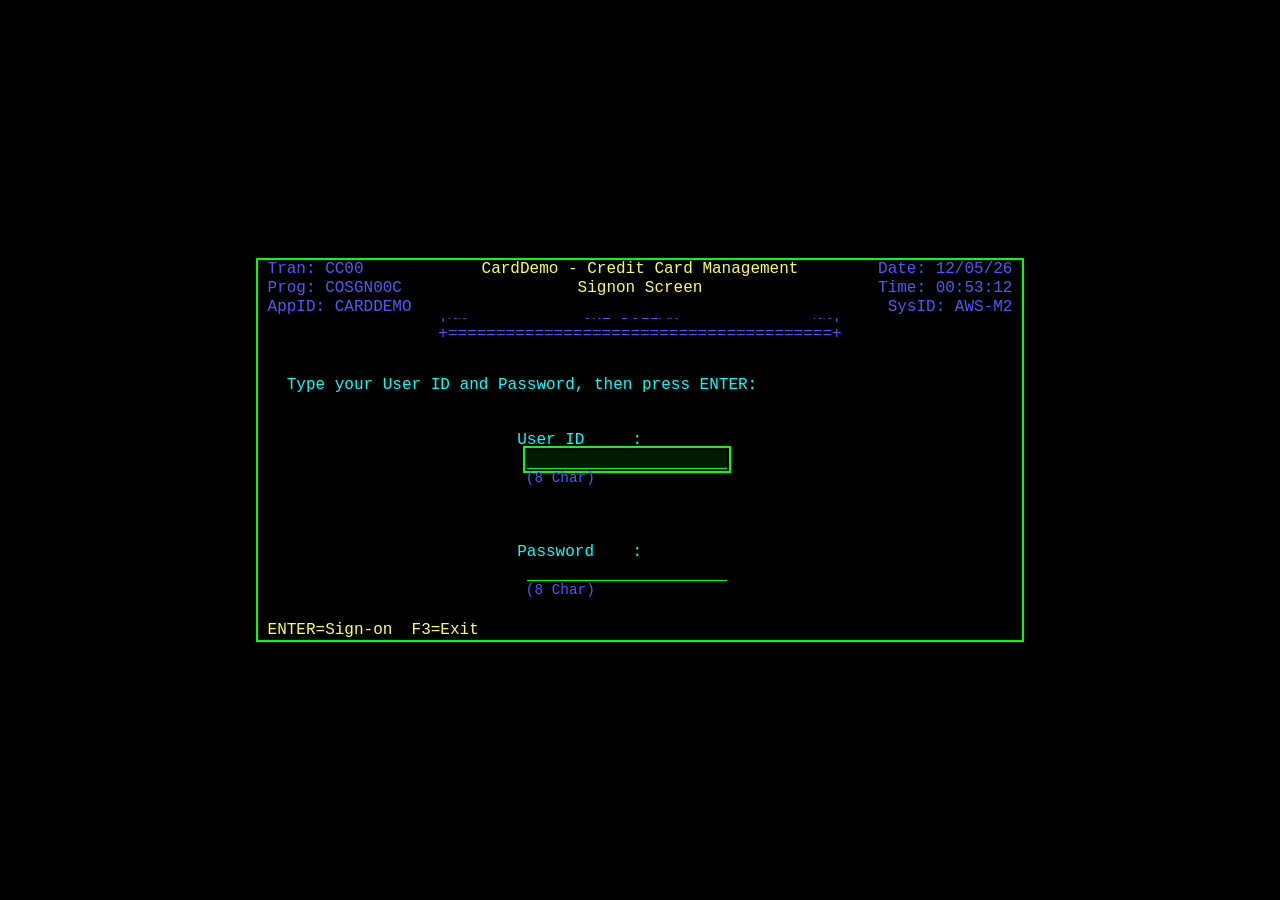
<file: carddemo-web/index.html>
<!DOCTYPE html>
<html lang="en">
<head>
    <meta charset="UTF-8">
    <meta name="viewport" content="width=device-width, initial-scale=1.0">
    <title>CardDemo - Mainframe Credit Card Management</title>
    <link rel="stylesheet" href="css/mainframe.css">
</head>
<body>
    <div id="mainframe-container">
        <div id="screen-container"></div>
    </div>
    
    <script src="js/data-generator.js"></script>
    <script src="js/session-manager.js"></script>
    <script src="js/validation.js"></script>
    <script src="js/navigation.js"></script>
    <script src="js/screens/login.js"></script>
    <script src="js/screens/main-menu.js"></script>
    <script src="js/screens/admin-menu.js"></script>
    <script src="js/screens/all-screens.js"></script>
    <script src="js/screen-manager.js"></script>
    <script src="js/app.js"></script>
</body>
</html>
</file>
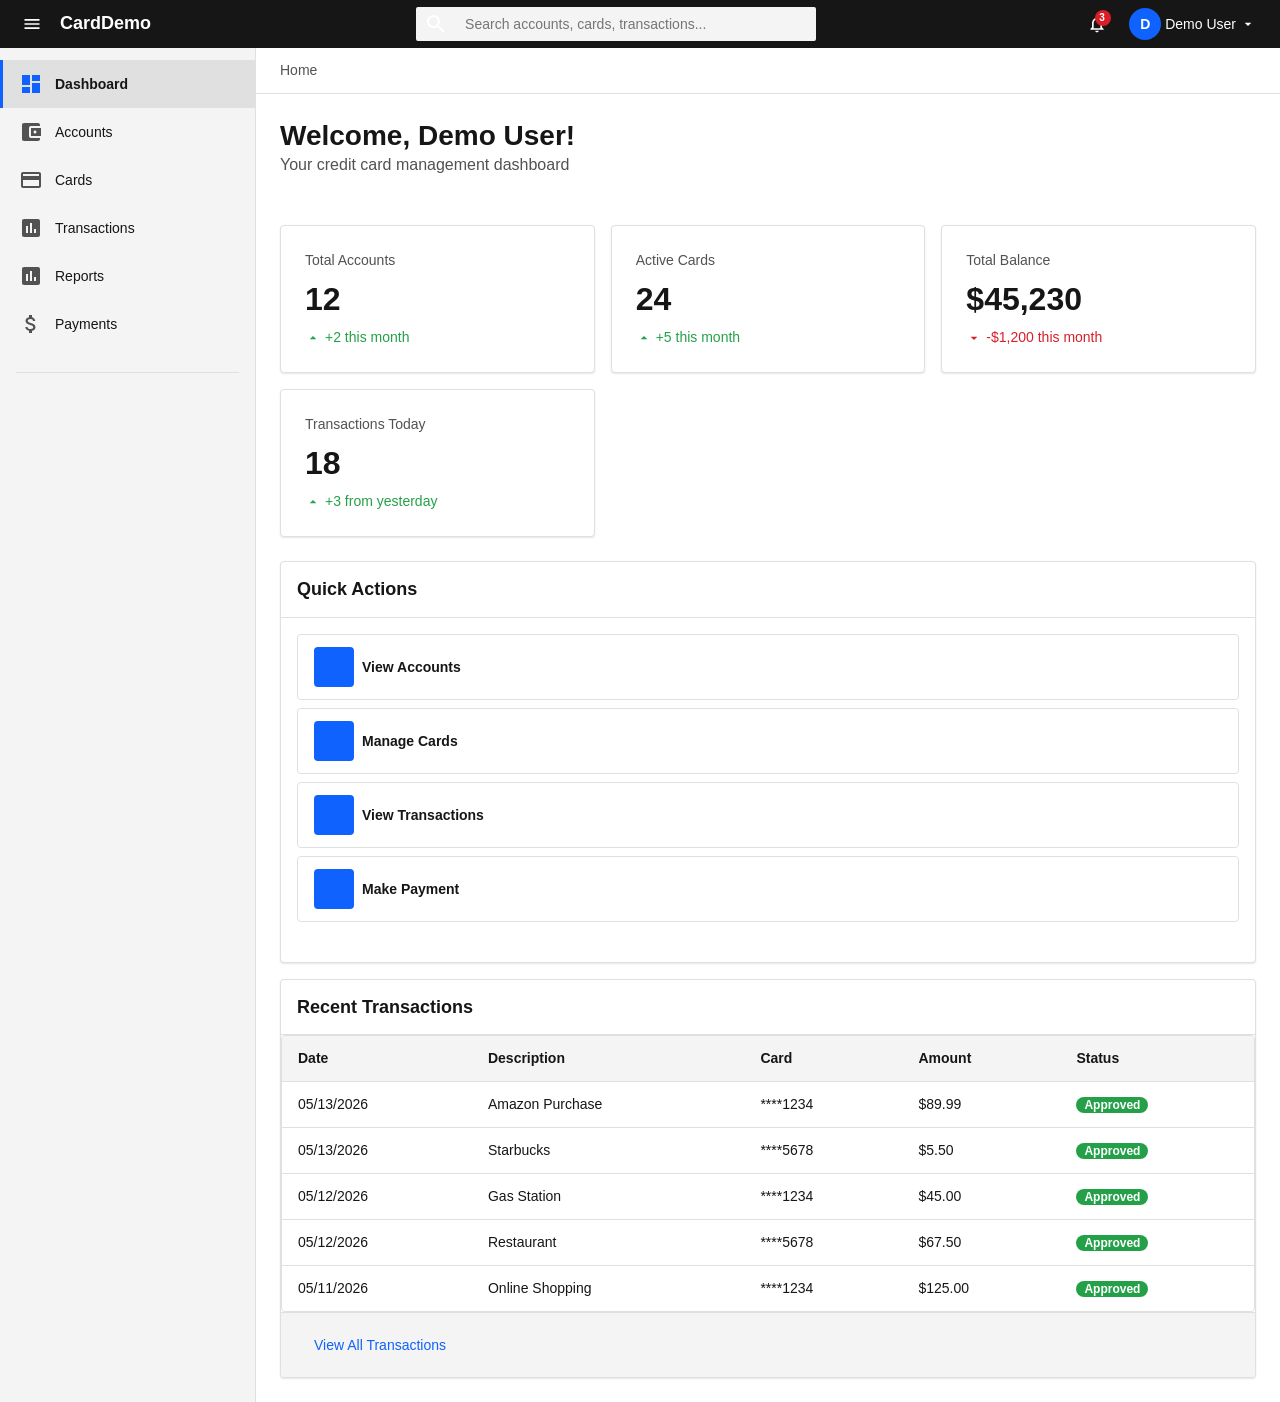
<file: newgui/index.html>
<!DOCTYPE html>
<html lang="en">
<head>
    <meta charset="UTF-8">
    <meta name="viewport" content="width=device-width, initial-scale=1.0">
    <meta name="description" content="CardDemo - Modern Credit Card Management System">
    <title>CardDemo - Credit Card Management</title>
    <link rel="stylesheet" href="css/design-system.css">
    <link rel="stylesheet" href="css/components.css">
    <link rel="stylesheet" href="css/app.css">
</head>
<body>
    <!-- Application Shell -->
    <div id="app" class="app-shell">
        <!-- Header -->
        <header class="app-header" role="banner">
            <div class="header-content">
                <div class="header-left">
                    <button id="menu-toggle" class="icon-button" aria-label="Toggle menu">
                        <svg class="icon" viewBox="0 0 24 24">
                            <path d="M3 18h18v-2H3v2zm0-5h18v-2H3v2zm0-7v2h18V6H3z"/>
                        </svg>
                    </button>
                    <h1 class="app-title">CardDemo</h1>
                </div>
                <div class="header-center">
                    <div class="search-container">
                        <input type="search" id="global-search" class="search-input" placeholder="Search accounts, cards, transactions..." aria-label="Global search">
                        <svg class="search-icon icon" viewBox="0 0 24 24">
                            <path d="M15.5 14h-.79l-.28-.27C15.41 12.59 16 11.11 16 9.5 16 5.91 13.09 3 9.5 3S3 5.91 3 9.5 5.91 16 9.5 16c1.61 0 3.09-.59 4.23-1.57l.27.28v.79l5 4.99L20.49 19l-4.99-5zm-6 0C7.01 14 5 11.99 5 9.5S7.01 5 9.5 5 14 7.01 14 9.5 11.99 14 9.5 14z"/>
                        </svg>
                    </div>
                </div>
                <div class="header-right">
                    <button class="icon-button" aria-label="Notifications">
                        <svg class="icon" viewBox="0 0 24 24">
                            <path d="M12 22c1.1 0 2-.9 2-2h-4c0 1.1.9 2 2 2zm6-6v-5c0-3.07-1.63-5.64-4.5-6.32V4c0-.83-.67-1.5-1.5-1.5s-1.5.67-1.5 1.5v.68C7.64 5.36 6 7.92 6 11v5l-2 2v1h16v-1l-2-2zm-2 1H8v-6c0-2.48 1.51-4.5 4-4.5s4 2.02 4 4.5v6z"/>
                        </svg>
                        <span class="badge">3</span>
                    </button>
                    <div class="user-menu">
                        <button class="user-button" aria-label="User menu" aria-haspopup="true">
                            <div class="user-avatar">
                                <span id="user-initials">U</span>
                            </div>
                            <span id="user-name" class="user-name">User</span>
                            <svg class="icon icon-small" viewBox="0 0 24 24">
                                <path d="M7 10l5 5 5-5z"/>
                            </svg>
                        </button>
                        <div class="dropdown-menu" id="user-dropdown">
                            <a href="#" class="dropdown-item">Profile</a>
                            <a href="#" class="dropdown-item">Settings</a>
                            <div class="dropdown-divider"></div>
                            <a href="#" class="dropdown-item" id="switch-user-btn">Switch User</a>
                            <a href="#" class="dropdown-item" id="logout-btn">Sign Out</a>
                        </div>
                    </div>
                </div>
            </div>
        </header>

        <!-- Main Content Area -->
        <div class="app-body">
            <!-- Sidebar Navigation -->
            <nav class="app-sidebar" id="sidebar" role="navigation" aria-label="Main navigation">
                <ul class="nav-list">
                    <li class="nav-item">
                        <a href="#dashboard" class="nav-link active" data-route="dashboard">
                            <svg class="icon" viewBox="0 0 24 24">
                                <path d="M3 13h8V3H3v10zm0 8h8v-6H3v6zm10 0h8V11h-8v10zm0-18v6h8V3h-8z"/>
                            </svg>
                            <span class="nav-text">Dashboard</span>
                        </a>
                    </li>
                    <li class="nav-item">
                        <a href="#accounts" class="nav-link" data-route="accounts">
                            <svg class="icon" viewBox="0 0 24 24">
                                <path d="M21 18v1c0 1.1-.9 2-2 2H5c-1.11 0-2-.9-2-2V5c0-1.1.89-2 2-2h14c1.1 0 2 .9 2 2v1h-9c-1.11 0-2 .9-2 2v8c0 1.1.89 2 2 2h9zm-9-2h10V8H12v8zm4-2.5c-.83 0-1.5-.67-1.5-1.5s.67-1.5 1.5-1.5 1.5.67 1.5 1.5-.67 1.5-1.5 1.5z"/>
                            </svg>
                            <span class="nav-text">Accounts</span>
                        </a>
                    </li>
                    <li class="nav-item">
                        <a href="#cards" class="nav-link" data-route="cards">
                            <svg class="icon" viewBox="0 0 24 24">
                                <path d="M20 4H4c-1.11 0-1.99.89-1.99 2L2 18c0 1.11.89 2 2 2h16c1.11 0 2-.89 2-2V6c0-1.11-.89-2-2-2zm0 14H4v-6h16v6zm0-10H4V6h16v2z"/>
                            </svg>
                            <span class="nav-text">Cards</span>
                        </a>
                    </li>
                    <li class="nav-item">
                        <a href="#transactions" class="nav-link" data-route="transactions">
                            <svg class="icon" viewBox="0 0 24 24">
                                <path d="M19 3H5c-1.1 0-2 .9-2 2v14c0 1.1.9 2 2 2h14c1.1 0 2-.9 2-2V5c0-1.1-.9-2-2-2zM9 17H7v-7h2v7zm4 0h-2V7h2v10zm4 0h-2v-4h2v4z"/>
                            </svg>
                            <span class="nav-text">Transactions</span>
                        </a>
                    </li>
                    <li class="nav-item">
                        <a href="#reports" class="nav-link" data-route="reports">
                            <svg class="icon" viewBox="0 0 24 24">
                                <path d="M19 3H5c-1.1 0-2 .9-2 2v14c0 1.1.9 2 2 2h14c1.1 0 2-.9 2-2V5c0-1.1-.9-2-2-2zM9 17H7v-7h2v7zm4 0h-2V7h2v10zm4 0h-2v-4h2v4z"/>
                            </svg>
                            <span class="nav-text">Reports</span>
                        </a>
                    </li>
                    <li class="nav-item">
                        <a href="#payments" class="nav-link" data-route="payments">
                            <svg class="icon" viewBox="0 0 24 24">
                                <path d="M11.8 10.9c-2.27-.59-3-1.2-3-2.15 0-1.09 1.01-1.85 2.7-1.85 1.78 0 2.44.85 2.5 2.1h2.21c-.07-1.72-1.12-3.3-3.21-3.81V3h-3v2.16c-1.94.42-3.5 1.68-3.5 3.61 0 2.31 1.91 3.46 4.7 4.13 2.5.6 3 1.48 3 2.41 0 .69-.49 1.79-2.7 1.79-2.06 0-2.87-.92-2.98-2.1h-2.2c.12 2.19 1.76 3.42 3.68 3.83V21h3v-2.15c1.95-.37 3.5-1.5 3.5-3.55 0-2.84-2.43-3.81-4.7-4.4z"/>
                            </svg>
                            <span class="nav-text">Payments</span>
                        </a>
                    </li>
                </ul>
                <div class="nav-divider"></div>
                <ul class="nav-list" id="admin-nav" style="display: none;">
                    <li class="nav-section-title">Administration</li>
                    <li class="nav-item">
                        <a href="#users" class="nav-link" data-route="users">
                            <svg class="icon" viewBox="0 0 24 24">
                                <path d="M16 11c1.66 0 2.99-1.34 2.99-3S17.66 5 16 5c-1.66 0-3 1.34-3 3s1.34 3 3 3zm-8 0c1.66 0 2.99-1.34 2.99-3S9.66 5 8 5C6.34 5 5 6.34 5 8s1.34 3 3 3zm0 2c-2.33 0-7 1.17-7 3.5V19h14v-2.5c0-2.33-4.67-3.5-7-3.5zm8 0c-.29 0-.62.02-.97.05 1.16.84 1.97 1.97 1.97 3.45V19h6v-2.5c0-2.33-4.67-3.5-7-3.5z"/>
                            </svg>
                            <span class="nav-text">Users</span>
                        </a>
                    </li>
                </ul>
            </nav>

            <!-- Main Content -->
            <main class="app-content" id="main-content" role="main">
                <!-- Breadcrumbs -->
                <nav class="breadcrumbs" aria-label="Breadcrumb">
                    <ol class="breadcrumb-list" id="breadcrumb-list">
                        <li class="breadcrumb-item"><a href="#dashboard">Home</a></li>
                    </ol>
                </nav>

                <!-- Dynamic Content Area -->
                <div id="content-area" class="content-area">
                    <!-- Content will be dynamically loaded here -->
                </div>
            </main>
        </div>
    </div>

    <!-- Loading Overlay -->
    <div id="loading-overlay" class="loading-overlay" style="display: none;">
        <div class="loading-spinner"></div>
        <p class="loading-text">Loading...</p>
    </div>

    <!-- Toast Notifications -->
    <div id="toast-container" class="toast-container" aria-live="polite" aria-atomic="true"></div>

    <!-- Scripts -->
    <!-- Core utilities must load first -->
    <script src="js/utils/storage.js"></script>
    <script src="js/components/toast.js"></script>
    
    <!-- Views must load before router -->
    <script src="js/views/login.js"></script>
    <script src="js/views/dashboard.js"></script>
    <script src="js/views/accounts.js"></script>
    <script src="js/views/cards.js"></script>
    <script src="js/views/transactions.js"></script>
    <script src="js/views/customers.js"></script>
    <script src="js/views/reports.js"></script>
    <script src="js/views/payments.js"></script>
    
    <!-- Router needs views to be defined -->
    <script src="js/router.js"></script>
    
    <!-- App initializes everything -->
    <script src="js/app.js"></script>
</body>
</html>
</file>
<file: carddemo-web/css/mainframe.css>
/* CardDemo - Mainframe Terminal Styling */

* {
    margin: 0;
    padding: 0;
    box-sizing: border-box;
}

body {
    background-color: #000000;
    color: #00FF00;
    font-family: 'Courier New', Courier, monospace;
    font-size: 16px;
    line-height: 1.2;
    overflow: hidden;
}

#mainframe-container {
    display: flex;
    justify-content: center;
    align-items: center;
    min-height: 100vh;
    padding: 20px;
}

#screen-container {
    width: 80ch;
    height: 24em;
    background-color: #000000;
    border: 2px solid #00FF00;
    padding: 0;
    position: relative;
    overflow: hidden;
}

/* Screen Layout */
.screen {
    width: 100%;
    height: 100%;
    display: flex;
    flex-direction: column;
    padding: 0;
}

.screen-header {
    flex-shrink: 0;
}

.screen-body {
    flex: 1;
    overflow-y: auto;
    overflow-x: hidden;
    padding: 0 1ch;
    position: relative;
    scrollbar-width: thin;
    scrollbar-color: #00FF00 #000000;
}

.screen-body::-webkit-scrollbar {
    width: 8px;
}

.screen-body::-webkit-scrollbar-track {
    background: #000000;
}

.screen-body::-webkit-scrollbar-thumb {
    background: #00FF00;
    border: 1px solid #000000;
}

.screen-body::-webkit-scrollbar-thumb:hover {
    background: #00FFFF;
}

.screen-footer {
    flex-shrink: 0;
    margin-top: auto;
}

/* Header Lines */
.header-line {
    display: grid;
    grid-template-columns: 18ch 1fr 18ch;
    align-items: center;
    padding: 0 1ch;
    white-space: nowrap;
    gap: 1ch;
}

.header-line > div:first-child {
    grid-column: 1;
    text-align: left;
}

.header-line > .title {
    grid-column: 2;
    text-align: center;
    justify-self: center;
}

.header-line > div:last-child {
    grid-column: 3;
    text-align: right;
    justify-self: end;
}

.header-line > span:only-child {
    grid-column: 2;
}

/* Color Classes */
.blue { color: #5555FF; }
.yellow { color: #FFFF55; }
.turquoise { color: #00FFFF; }
.cyan { color: #00FFFF; }
.red { color: #FF5555; }
.green { color: #00FF00; }
.neutral { color: #FFFFFF; }
.white { color: #FFFFFF; }

/* Text Attributes */
.bright { font-weight: bold; }
.dim { opacity: 0.6; }
.underline { text-decoration: underline; }

/* Labels and Values */
.label {
    display: inline;
}

.value {
    display: inline;
}

.title {
    display: inline;
    text-align: center;
}

/* Input Fields */
.input-field {
    background-color: transparent;
    border: none;
    border-bottom: 1px solid currentColor;
    color: inherit;
    font-family: inherit;
    font-size: inherit;
    outline: none;
    padding: 0;
    margin: 0 1ch;
}

.input-field:focus {
    background-color: rgba(0, 255, 0, 0.1);
}

.input-field.underline {
    text-decoration: underline;
}

/* Input Groups */
.input-group {
    display: block;
    margin: 1em 0;
    padding: 0 2ch;
    white-space: pre;
}

.input-group label {
    display: inline-block;
    min-width: 16ch;
}

.hint {
    margin-left: 1ch;
    font-size: 0.9em;
}

/* Screen Titles */
.screen-title {
    text-align: center;
    margin: 0.5em 0;
    font-size: 1em;
    font-weight: normal;
}

/* Info and Instruction Lines */
.info-line {
    text-align: center;
    margin: 1em 0;
    padding: 0 2ch;
}

.instruction {
    margin: 2em 0 1em 0;
    padding: 0 2ch;
}

/* Dollar Bill ASCII Art */
.dollar-bill {
    margin: 2em auto;
    text-align: center;
}

.bill-line {
    display: block;
    white-space: pre;
}

/* Menu Options */
.menu-options {
    margin: 0.5em 0;
    padding: 0 2ch;
}

.menu-option {
    display: block;
    margin: 0.3em 0;
    white-space: pre;
    line-height: 1.2;
}

.menu-selection {
    margin-top: 1em;
}

/* Data Display */
.data-row {
    display: block;
    white-space: pre;
    padding: 0.2em 2ch;
}

.data-label {
    display: inline-block;
    min-width: 20ch;
}

.data-value {
    display: inline;
}

/* Tables */
.data-table {
    margin: 1em 0;
    width: 100%;
}

.table-header {
    display: block;
    white-space: pre;
    padding: 0.2em 1ch;
    border-bottom: 1px solid currentColor;
}

.table-row {
    display: block;
    white-space: pre;
    padding: 0.2em 1ch;
}

.table-row:hover {
    background-color: rgba(0, 255, 0, 0.1);
}

.table-separator {
    display: block;
    white-space: pre;
    padding: 0 1ch;
}

/* Selection Fields */
.select-field {
    width: 2ch;
    text-align: center;
}

/* Error Messages */
.error-message {
    display: block;
    padding: 0 1ch;
    min-height: 1.2em;
    white-space: pre-wrap;
}

/* Function Keys */
.function-keys {
    display: block;
    padding: 0 1ch;
    white-space: pre;
}

/* Pagination */
.pagination-info {
    text-align: right;
    padding-right: 2ch;
}

/* Form Sections */
.form-section {
    margin: 1em 0;
    padding: 0 2ch;
}

.form-section-title {
    text-align: center;
    margin: 1em 0;
}

/* Address Display */
.address-block {
    margin: 0.5em 0;
}

/* Customer Details */
.customer-details {
    margin: 1em 0;
}

.detail-line {
    display: block;
    white-space: pre;
    padding: 0.2em 2ch;
}

/* Buttons (styled as mainframe selections) */
.mf-button {
    background-color: transparent;
    border: 1px solid currentColor;
    color: inherit;
    font-family: inherit;
    font-size: inherit;
    padding: 0.2em 1ch;
    cursor: pointer;
    margin: 0 1ch;
}

.mf-button:hover {
    background-color: rgba(0, 255, 0, 0.2);
}

.mf-button:active {
    background-color: rgba(0, 255, 0, 0.3);
}

/* Hidden Elements */
.hidden {
    display: none !important;
}

/* Cursor Simulation */
.cursor-position {
    background-color: rgba(0, 255, 0, 0.3);
}

/* Scrollbar Styling - Removed as mainframe terminals don't have scrollbars */
/* The screen-body now uses overflow: hidden to maintain authentic 80x24 display */

/* Responsive Adjustments */
@media (max-width: 1200px) {
    body {
        font-size: 14px;
    }
}

@media (max-width: 768px) {
    body {
        font-size: 12px;
    }
    
    #mainframe-container {
        padding: 10px;
    }
}

/* Print Styles */
@media print {
    body {
        background-color: white;
        color: black;
    }
    
    #screen-container {
        border-color: black;
    }
    
    .blue { color: #0000CC; }
    .yellow { color: #CCCC00; }
    .turquoise { color: #00CCCC; }
    .red { color: #CC0000; }
    .green { color: #00CC00; }
}

/* Animation for Screen Transitions */
@keyframes fadeIn {
    from {
        opacity: 0;
    }
    to {
        opacity: 1;
    }
}

.screen {
    animation: fadeIn 0.2s ease-in;
}

/* Focus Indicators */
input:focus,
button:focus {
    outline: 2px solid #00FF00;
    outline-offset: 2px;
}

/* Disabled State */
input:disabled,
button:disabled {
    opacity: 0.5;
    cursor: not-allowed;
}

/* Selection Highlight */
::selection {
    background-color: rgba(0, 255, 0, 0.3);
    color: #FFFFFF;
}

/* System ID Positioning */
.system-id {
    position: absolute;
    right: 15ch;
}

/* Made with Bob */
</file>
<file: newgui/css/design-system.css>
/**
 * CardDemo Modern GUI - Design System
 * Based on IBM Carbon Design System principles
 */

/* ============================================================================
   CSS CUSTOM PROPERTIES (Design Tokens)
   ============================================================================ */

:root {
  /* Colors - Primary */
  --color-primary: #0f62fe;
  --color-primary-hover: #0353e9;
  --color-primary-active: #002d9c;
  
  /* Colors - Secondary */
  --color-secondary: #393939;
  --color-secondary-hover: #4c4c4c;
  
  /* Colors - UI */
  --color-ui-background: #ffffff;
  --color-ui-01: #f4f4f4;
  --color-ui-02: #ffffff;
  --color-ui-03: #e0e0e0;
  --color-ui-04: #8d8d8d;
  --color-ui-05: #161616;
  
  /* Colors - Text */
  --color-text-primary: #161616;
  --color-text-secondary: #525252;
  --color-text-placeholder: #a8a8a8;
  --color-text-on-color: #ffffff;
  --color-text-helper: #6f6f6f;
  --color-text-error: #da1e28;
  
  /* Colors - Support */
  --color-support-success: #24a148;
  --color-support-warning: #f1c21b;
  --color-support-error: #da1e28;
  --color-support-info: #0043ce;
  
  /* Colors - Interactive */
  --color-interactive: #0f62fe;
  --color-interactive-hover: #0353e9;
  --color-interactive-active: #002d9c;
  
  /* Colors - Link */
  --color-link-primary: #0f62fe;
  --color-link-secondary: #0043ce;
  --color-link-visited: #8a3ffc;
  
  /* Colors - Border */
  --color-border-subtle: #e0e0e0;
  --color-border-strong: #8d8d8d;
  --color-border-inverse: #161616;
  
  /* Spacing Scale */
  --spacing-01: 0.125rem;  /* 2px */
  --spacing-02: 0.25rem;   /* 4px */
  --spacing-03: 0.5rem;    /* 8px */
  --spacing-04: 0.75rem;   /* 12px */
  --spacing-05: 1rem;      /* 16px */
  --spacing-06: 1.5rem;    /* 24px */
  --spacing-07: 2rem;      /* 32px */
  --spacing-08: 2.5rem;    /* 40px */
  --spacing-09: 3rem;      /* 48px */
  --spacing-10: 4rem;      /* 64px */
  --spacing-11: 5rem;      /* 80px */
  --spacing-12: 6rem;      /* 96px */
  
  /* Typography */
  --font-family-sans: 'IBM Plex Sans', -apple-system, BlinkMacSystemFont, 'Segoe UI', 'Roboto', 'Helvetica Neue', Arial, sans-serif;
  --font-family-mono: 'IBM Plex Mono', 'Menlo', 'DejaVu Sans Mono', 'Courier New', monospace;
  
  /* Font Sizes */
  --font-size-01: 0.75rem;    /* 12px */
  --font-size-02: 0.875rem;   /* 14px */
  --font-size-03: 1rem;       /* 16px */
  --font-size-04: 1.125rem;   /* 18px */
  --font-size-05: 1.25rem;    /* 20px */
  --font-size-06: 1.5rem;     /* 24px */
  --font-size-07: 1.75rem;    /* 28px */
  --font-size-08: 2rem;       /* 32px */
  --font-size-09: 2.25rem;    /* 36px */
  --font-size-10: 2.625rem;   /* 42px */
  
  /* Font Weights */
  --font-weight-light: 300;
  --font-weight-regular: 400;
  --font-weight-semibold: 600;
  
  /* Line Heights */
  --line-height-tight: 1.25;
  --line-height-normal: 1.5;
  --line-height-loose: 1.75;
  
  /* Shadows */
  --shadow-01: 0 1px 2px rgba(0, 0, 0, 0.1);
  --shadow-02: 0 2px 6px rgba(0, 0, 0, 0.15);
  --shadow-03: 0 4px 12px rgba(0, 0, 0, 0.15);
  --shadow-04: 0 8px 24px rgba(0, 0, 0, 0.15);
  
  /* Border Radius */
  --radius-sm: 2px;
  --radius-md: 4px;
  --radius-lg: 8px;
  
  /* Transitions */
  --transition-fast: 110ms cubic-bezier(0.2, 0, 0.38, 0.9);
  --transition-moderate: 240ms cubic-bezier(0.2, 0, 0.38, 0.9);
  --transition-slow: 400ms cubic-bezier(0.2, 0, 0.38, 0.9);
  
  /* Z-Index Scale */
  --z-index-dropdown: 1000;
  --z-index-sticky: 1020;
  --z-index-fixed: 1030;
  --z-index-modal-backdrop: 1040;
  --z-index-modal: 1050;
  --z-index-popover: 1060;
  --z-index-tooltip: 1070;
  
  /* Layout */
  --header-height: 48px;
  --sidebar-width: 256px;
  --sidebar-collapsed-width: 48px;
  --max-content-width: 1584px;
}

/* ============================================================================
   RESET & BASE STYLES
   ============================================================================ */

*, *::before, *::after {
  box-sizing: border-box;
  margin: 0;
  padding: 0;
}

html {
  font-size: 16px;
  -webkit-font-smoothing: antialiased;
  -moz-osx-font-smoothing: grayscale;
}

body {
  font-family: var(--font-family-sans);
  font-size: var(--font-size-03);
  font-weight: var(--font-weight-regular);
  line-height: var(--line-height-normal);
  color: var(--color-text-primary);
  background-color: var(--color-ui-background);
}

/* ============================================================================
   TYPOGRAPHY
   ============================================================================ */

h1, h2, h3, h4, h5, h6 {
  font-weight: var(--font-weight-semibold);
  line-height: var(--line-height-tight);
  margin-bottom: var(--spacing-05);
}

h1 { font-size: var(--font-size-08); }
h2 { font-size: var(--font-size-07); }
h3 { font-size: var(--font-size-06); }
h4 { font-size: var(--font-size-05); }
h5 { font-size: var(--font-size-04); }
h6 { font-size: var(--font-size-03); }

p {
  margin-bottom: var(--spacing-05);
}

a {
  color: var(--color-link-primary);
  text-decoration: none;
  transition: color var(--transition-fast);
}

a:hover {
  color: var(--color-link-secondary);
  text-decoration: underline;
}

a:visited {
  color: var(--color-link-visited);
}

code, pre {
  font-family: var(--font-family-mono);
  font-size: var(--font-size-02);
}

/* ============================================================================
   UTILITY CLASSES
   ============================================================================ */

/* Display */
.d-none { display: none !important; }
.d-block { display: block !important; }
.d-flex { display: flex !important; }
.d-grid { display: grid !important; }
.d-inline { display: inline !important; }
.d-inline-block { display: inline-block !important; }

/* Flexbox */
.flex-row { flex-direction: row; }
.flex-column { flex-direction: column; }
.flex-wrap { flex-wrap: wrap; }
.flex-nowrap { flex-wrap: nowrap; }
.justify-start { justify-content: flex-start; }
.justify-end { justify-content: flex-end; }
.justify-center { justify-content: center; }
.justify-between { justify-content: space-between; }
.justify-around { justify-content: space-around; }
.align-start { align-items: flex-start; }
.align-end { align-items: flex-end; }
.align-center { align-items: center; }
.align-stretch { align-items: stretch; }
.flex-1 { flex: 1; }

/* Spacing */
.m-0 { margin: 0 !important; }
.mt-1 { margin-top: var(--spacing-03); }
.mt-2 { margin-top: var(--spacing-05); }
.mt-3 { margin-top: var(--spacing-07); }
.mb-1 { margin-bottom: var(--spacing-03); }
.mb-2 { margin-bottom: var(--spacing-05); }
.mb-3 { margin-bottom: var(--spacing-07); }
.ml-1 { margin-left: var(--spacing-03); }
.ml-2 { margin-left: var(--spacing-05); }
.mr-1 { margin-right: var(--spacing-03); }
.mr-2 { margin-right: var(--spacing-05); }

.p-0 { padding: 0 !important; }
.p-1 { padding: var(--spacing-03); }
.p-2 { padding: var(--spacing-05); }
.p-3 { padding: var(--spacing-07); }
.pt-1 { padding-top: var(--spacing-03); }
.pt-2 { padding-top: var(--spacing-05); }
.pb-1 { padding-bottom: var(--spacing-03); }
.pb-2 { padding-bottom: var(--spacing-05); }
.pl-1 { padding-left: var(--spacing-03); }
.pl-2 { padding-left: var(--spacing-05); }
.pr-1 { padding-right: var(--spacing-03); }
.pr-2 { padding-right: var(--spacing-05); }

/* Text */
.text-left { text-align: left; }
.text-center { text-align: center; }
.text-right { text-align: right; }
.text-primary { color: var(--color-text-primary); }
.text-secondary { color: var(--color-text-secondary); }
.text-success { color: var(--color-support-success); }
.text-warning { color: var(--color-support-warning); }
.text-error { color: var(--color-support-error); }
.text-info { color: var(--color-support-info); }

.font-light { font-weight: var(--font-weight-light); }
.font-regular { font-weight: var(--font-weight-regular); }
.font-semibold { font-weight: var(--font-weight-semibold); }

.text-sm { font-size: var(--font-size-02); }
.text-base { font-size: var(--font-size-03); }
.text-lg { font-size: var(--font-size-04); }
.text-xl { font-size: var(--font-size-05); }

/* Width */
.w-full { width: 100%; }
.w-auto { width: auto; }

/* Visibility */
.visible { visibility: visible; }
.invisible { visibility: hidden; }

/* Overflow */
.overflow-auto { overflow: auto; }
.overflow-hidden { overflow: hidden; }
.overflow-scroll { overflow: scroll; }

/* Position */
.position-relative { position: relative; }
.position-absolute { position: absolute; }
.position-fixed { position: fixed; }
.position-sticky { position: sticky; }

/* Cursor */
.cursor-pointer { cursor: pointer; }
.cursor-not-allowed { cursor: not-allowed; }

/* ============================================================================
   RESPONSIVE UTILITIES
   ============================================================================ */

@media (max-width: 672px) {
  .hide-sm { display: none !important; }
}

@media (min-width: 672px) and (max-width: 1056px) {
  .hide-md { display: none !important; }
}

@media (min-width: 1056px) and (max-width: 1312px) {
  .hide-lg { display: none !important; }
}

@media (min-width: 1312px) {
  .hide-xl { display: none !important; }
}

/* ============================================================================
   ACCESSIBILITY
   ============================================================================ */

.sr-only {
  position: absolute;
  width: 1px;
  height: 1px;
  padding: 0;
  margin: -1px;
  overflow: hidden;
  clip: rect(0, 0, 0, 0);
  white-space: nowrap;
  border-width: 0;
}

/* Focus styles */
:focus-visible {
  outline: 2px solid var(--color-interactive);
  outline-offset: 2px;
}

/* Reduced motion */
@media (prefers-reduced-motion: reduce) {
  *,
  *::before,
  *::after {
    animation-duration: 0.01ms !important;
    animation-iteration-count: 1 !important;
    transition-duration: 0.01ms !important;
  }
}

/* Made with Bob */
</file>
<file: newgui/css/components.css>
/**
 * CardDemo Modern GUI - Component Styles
 * Reusable UI components based on Carbon Design System
 */

/* ============================================================================
   BUTTONS
   ============================================================================ */

.btn {
  display: inline-flex;
  align-items: center;
  justify-content: center;
  padding: var(--spacing-03) var(--spacing-05);
  font-size: var(--font-size-02);
  font-weight: var(--font-weight-regular);
  line-height: 1;
  text-align: center;
  text-decoration: none;
  white-space: nowrap;
  border: 1px solid transparent;
  border-radius: var(--radius-sm);
  cursor: pointer;
  transition: all var(--transition-fast);
  user-select: none;
}

.btn:disabled {
  opacity: 0.5;
  cursor: not-allowed;
}

.btn-primary {
  color: var(--color-text-on-color);
  background-color: var(--color-primary);
  border-color: var(--color-primary);
}

.btn-primary:hover:not(:disabled) {
  background-color: var(--color-primary-hover);
}

.btn-primary:active:not(:disabled) {
  background-color: var(--color-primary-active);
}

.btn-secondary {
  color: var(--color-text-primary);
  background-color: var(--color-ui-01);
  border-color: var(--color-border-strong);
}

.btn-secondary:hover:not(:disabled) {
  background-color: var(--color-ui-03);
}

.btn-ghost {
  color: var(--color-interactive);
  background-color: transparent;
  border-color: transparent;
}

.btn-ghost:hover:not(:disabled) {
  background-color: var(--color-ui-01);
}

.btn-danger {
  color: var(--color-text-on-color);
  background-color: var(--color-support-error);
  border-color: var(--color-support-error);
}

.btn-danger:hover:not(:disabled) {
  background-color: #ba1b23;
}

.btn-sm {
  padding: var(--spacing-02) var(--spacing-04);
  font-size: var(--font-size-01);
}

.btn-lg {
  padding: var(--spacing-04) var(--spacing-06);
  font-size: var(--font-size-03);
}

.btn .icon {
  margin-right: var(--spacing-02);
}

/* Icon Button */
.icon-button {
  display: inline-flex;
  align-items: center;
  justify-content: center;
  width: 32px;
  height: 32px;
  padding: 0;
  background: transparent;
  border: none;
  border-radius: var(--radius-sm);
  cursor: pointer;
  transition: background-color var(--transition-fast);
  position: relative;
}

.icon-button:hover {
  background-color: var(--color-ui-01);
}

.icon-button .icon {
  width: 20px;
  height: 20px;
  fill: var(--color-text-primary);
}

.icon-button .badge {
  position: absolute;
  top: 2px;
  right: 2px;
  min-width: 16px;
  height: 16px;
  padding: 0 4px;
  font-size: 10px;
  font-weight: var(--font-weight-semibold);
  line-height: 16px;
  color: var(--color-text-on-color);
  background-color: var(--color-support-error);
  border-radius: 8px;
}

/* ============================================================================
   FORMS
   ============================================================================ */

.form-group {
  margin-bottom: var(--spacing-06);
}

.form-label {
  display: block;
  margin-bottom: var(--spacing-02);
  font-size: var(--font-size-02);
  font-weight: var(--font-weight-regular);
  color: var(--color-text-secondary);
}

.form-label-required::after {
  content: " *";
  color: var(--color-support-error);
}

.form-input,
.form-select,
.form-textarea {
  width: 100%;
  padding: var(--spacing-03) var(--spacing-04);
  font-size: var(--font-size-03);
  font-family: inherit;
  line-height: var(--line-height-normal);
  color: var(--color-text-primary);
  background-color: var(--color-ui-02);
  border: 1px solid var(--color-border-strong);
  border-radius: var(--radius-sm);
  transition: all var(--transition-fast);
}

.form-input:hover,
.form-select:hover,
.form-textarea:hover {
  border-color: var(--color-text-primary);
}

.form-input:focus,
.form-select:focus,
.form-textarea:focus {
  outline: 2px solid var(--color-interactive);
  outline-offset: -2px;
  border-color: var(--color-interactive);
}

.form-input:disabled,
.form-select:disabled,
.form-textarea:disabled {
  opacity: 0.5;
  cursor: not-allowed;
}

.form-input.is-invalid,
.form-select.is-invalid,
.form-textarea.is-invalid {
  border-color: var(--color-support-error);
}

.form-textarea {
  min-height: 100px;
  resize: vertical;
}

.form-helper {
  display: block;
  margin-top: var(--spacing-02);
  font-size: var(--font-size-01);
  color: var(--color-text-helper);
}

.form-error {
  display: block;
  margin-top: var(--spacing-02);
  font-size: var(--font-size-01);
  color: var(--color-support-error);
}

/* Search Input */
.search-container {
  position: relative;
  width: 100%;
  max-width: 400px;
}

.search-input {
  width: 100%;
  padding: var(--spacing-03) var(--spacing-04) var(--spacing-03) var(--spacing-09);
  font-size: var(--font-size-02);
  background-color: var(--color-ui-01);
  border: 1px solid transparent;
  border-radius: var(--radius-sm);
  transition: all var(--transition-fast);
}

.search-input:focus {
  background-color: var(--color-ui-02);
  border-color: var(--color-interactive);
  outline: 2px solid var(--color-interactive);
  outline-offset: -2px;
}

.search-icon {
  position: absolute;
  left: var(--spacing-03);
  top: 50%;
  transform: translateY(-50%);
  width: 20px;
  height: 20px;
  fill: var(--color-text-secondary);
  pointer-events: none;
}

/* ============================================================================
   CARDS
   ============================================================================ */

.card {
  background-color: var(--color-ui-02);
  border: 1px solid var(--color-border-subtle);
  border-radius: var(--radius-md);
  box-shadow: var(--shadow-01);
  overflow: hidden;
  transition: box-shadow var(--transition-fast);
}

.card:hover {
  box-shadow: var(--shadow-02);
}

.card-header {
  padding: var(--spacing-05);
  border-bottom: 1px solid var(--color-border-subtle);
}

.card-title {
  margin: 0;
  font-size: var(--font-size-04);
  font-weight: var(--font-weight-semibold);
  color: var(--color-text-primary);
}

.card-body {
  padding: var(--spacing-05);
}

.card-footer {
  padding: var(--spacing-05);
  border-top: 1px solid var(--color-border-subtle);
  background-color: var(--color-ui-01);
}

/* Stat Card */
.stat-card {
  padding: var(--spacing-06);
}

.stat-label {
  font-size: var(--font-size-02);
  color: var(--color-text-secondary);
  margin-bottom: var(--spacing-02);
}

.stat-value {
  font-size: var(--font-size-08);
  font-weight: var(--font-weight-semibold);
  color: var(--color-text-primary);
  margin-bottom: var(--spacing-02);
}

.stat-change {
  font-size: var(--font-size-02);
  display: flex;
  align-items: center;
  gap: var(--spacing-02);
}

.stat-change.positive {
  color: var(--color-support-success);
}

.stat-change.negative {
  color: var(--color-support-error);
}

/* ============================================================================
   TABLES
   ============================================================================ */

.table-container {
  width: 100%;
  overflow-x: auto;
  background-color: var(--color-ui-02);
  border: 1px solid var(--color-border-subtle);
  border-radius: var(--radius-md);
}

.table {
  width: 100%;
  border-collapse: collapse;
  font-size: var(--font-size-02);
}

.table thead {
  background-color: var(--color-ui-01);
  border-bottom: 1px solid var(--color-border-strong);
}

.table th {
  padding: var(--spacing-04) var(--spacing-05);
  text-align: left;
  font-weight: var(--font-weight-semibold);
  color: var(--color-text-primary);
}

.table td {
  padding: var(--spacing-04) var(--spacing-05);
  border-top: 1px solid var(--color-border-subtle);
  color: var(--color-text-primary);
}

.table tbody tr:hover {
  background-color: var(--color-ui-01);
}

.table-sortable th {
  cursor: pointer;
  user-select: none;
}

.table-sortable th:hover {
  background-color: var(--color-ui-03);
}

/* ============================================================================
   BADGES & TAGS
   ============================================================================ */

.badge {
  display: inline-flex;
  align-items: center;
  padding: var(--spacing-01) var(--spacing-03);
  font-size: var(--font-size-01);
  font-weight: var(--font-weight-semibold);
  line-height: 1;
  color: var(--color-text-on-color);
  background-color: var(--color-ui-04);
  border-radius: var(--radius-lg);
}

.badge-success {
  background-color: var(--color-support-success);
}

.badge-warning {
  background-color: var(--color-support-warning);
  color: var(--color-text-primary);
}

.badge-error {
  background-color: var(--color-support-error);
}

.badge-info {
  background-color: var(--color-support-info);
}

/* ============================================================================
   MODALS
   ============================================================================ */

.modal-backdrop {
  position: fixed;
  top: 0;
  left: 0;
  width: 100%;
  height: 100%;
  background-color: rgba(22, 22, 22, 0.5);
  z-index: var(--z-index-modal-backdrop);
  display: flex;
  align-items: center;
  justify-content: center;
  animation: fadeIn var(--transition-moderate);
}

.modal {
  position: relative;
  width: 90%;
  max-width: 600px;
  max-height: 90vh;
  background-color: var(--color-ui-02);
  border-radius: var(--radius-md);
  box-shadow: var(--shadow-04);
  overflow: hidden;
  animation: slideUp var(--transition-moderate);
}

.modal-header {
  display: flex;
  align-items: center;
  justify-content: space-between;
  padding: var(--spacing-05);
  border-bottom: 1px solid var(--color-border-subtle);
}

.modal-title {
  margin: 0;
  font-size: var(--font-size-05);
  font-weight: var(--font-weight-semibold);
}

.modal-close {
  background: none;
  border: none;
  cursor: pointer;
  padding: var(--spacing-02);
}

.modal-body {
  padding: var(--spacing-05);
  overflow-y: auto;
  max-height: calc(90vh - 140px);
}

.modal-footer {
  display: flex;
  justify-content: flex-end;
  gap: var(--spacing-03);
  padding: var(--spacing-05);
  border-top: 1px solid var(--color-border-subtle);
}

/* ============================================================================
   TOAST NOTIFICATIONS
   ============================================================================ */

.toast-container {
  position: fixed;
  top: var(--spacing-06);
  right: var(--spacing-06);
  z-index: var(--z-index-tooltip);
  display: flex;
  flex-direction: column;
  gap: var(--spacing-03);
  max-width: 400px;
}

.toast {
  display: flex;
  align-items: flex-start;
  padding: var(--spacing-04);
  background-color: var(--color-ui-05);
  color: var(--color-text-on-color);
  border-radius: var(--radius-md);
  box-shadow: var(--shadow-03);
  animation: slideInRight var(--transition-moderate);
}

.toast-success {
  background-color: var(--color-support-success);
}

.toast-warning {
  background-color: var(--color-support-warning);
  color: var(--color-text-primary);
}

.toast-error {
  background-color: var(--color-support-error);
}

.toast-info {
  background-color: var(--color-support-info);
}

.toast-icon {
  flex-shrink: 0;
  width: 20px;
  height: 20px;
  margin-right: var(--spacing-03);
}

.toast-content {
  flex: 1;
}

.toast-title {
  font-weight: var(--font-weight-semibold);
  margin-bottom: var(--spacing-02);
}

.toast-message {
  font-size: var(--font-size-02);
}

.toast-close {
  flex-shrink: 0;
  background: none;
  border: none;
  color: inherit;
  cursor: pointer;
  padding: 0;
  margin-left: var(--spacing-03);
}

/* ============================================================================
   LOADING
   ============================================================================ */

.loading-overlay {
  position: fixed;
  top: 0;
  left: 0;
  width: 100%;
  height: 100%;
  background-color: rgba(255, 255, 255, 0.9);
  display: flex;
  flex-direction: column;
  align-items: center;
  justify-content: center;
  z-index: var(--z-index-modal);
}

.loading-spinner {
  width: 48px;
  height: 48px;
  border: 4px solid var(--color-ui-03);
  border-top-color: var(--color-primary);
  border-radius: 50%;
  animation: spin 1s linear infinite;
}

.loading-text {
  margin-top: var(--spacing-05);
  font-size: var(--font-size-03);
  color: var(--color-text-secondary);
}

/* ============================================================================
   DROPDOWN
   ============================================================================ */

.dropdown {
  position: relative;
  display: inline-block;
}

.dropdown-menu {
  position: absolute;
  top: 100%;
  right: 0;
  min-width: 200px;
  margin-top: var(--spacing-02);
  background-color: var(--color-ui-02);
  border: 1px solid var(--color-border-subtle);
  border-radius: var(--radius-md);
  box-shadow: var(--shadow-03);
  z-index: var(--z-index-dropdown);
  display: none;
  animation: fadeIn var(--transition-fast);
}

.dropdown-menu.show {
  display: block;
}

.dropdown-item {
  display: block;
  width: 100%;
  padding: var(--spacing-03) var(--spacing-04);
  font-size: var(--font-size-02);
  color: var(--color-text-primary);
  text-align: left;
  text-decoration: none;
  background: none;
  border: none;
  cursor: pointer;
  transition: background-color var(--transition-fast);
}

.dropdown-item:hover {
  background-color: var(--color-ui-01);
  text-decoration: none;
}

.dropdown-divider {
  height: 1px;
  margin: var(--spacing-02) 0;
  background-color: var(--color-border-subtle);
}

/* ============================================================================
   ANIMATIONS
   ============================================================================ */

@keyframes fadeIn {
  from { opacity: 0; }
  to { opacity: 1; }
}

@keyframes slideUp {
  from {
    opacity: 0;
    transform: translateY(20px);
  }
  to {
    opacity: 1;
    transform: translateY(0);
  }
}

@keyframes slideInRight {
  from {
    opacity: 0;
    transform: translateX(100%);
  }
  to {
    opacity: 1;
    transform: translateX(0);
  }
}

@keyframes spin {
  to { transform: rotate(360deg); }
}

/* ============================================================================
   ICONS
   ============================================================================ */

.icon {
  width: 24px;
  height: 24px;
  fill: currentColor;
  flex-shrink: 0;
}

.icon-small {
  width: 16px;
  height: 16px;
}

.icon-large {
  width: 32px;
  height: 32px;
}

/* Made with Bob */

/* Report Card Styles */
.report-card {
    display: flex;
    align-items: center;
    gap: 1rem;
    padding: 1.5rem;
    background: var(--color-surface);
    border: 1px solid var(--color-border);
    border-radius: var(--radius-md);
    cursor: pointer;
    transition: all 0.2s ease;
}

.report-card:hover {
    border-color: var(--color-primary);
    box-shadow: var(--shadow-md);
    transform: translateY(-2px);
}

.report-icon {
    width: 48px;
    height: 48px;
    display: flex;
    align-items: center;
    justify-content: center;
    border-radius: var(--radius-md);
    flex-shrink: 0;
}

.report-card h4 {
    margin: 0 0 0.25rem 0;
    font-size: 1rem;
    font-weight: 600;
    color: var(--color-text-primary);
}

.report-card p {
    margin: 0;
    font-size: 0.875rem;
}

/* Search and Filter Bar */
.search-filter-bar {
    display: flex;
    gap: 0.75rem;
    flex-wrap: wrap;
}

.search-box {
    position: relative;
    flex: 1;
    min-width: 250px;
}

.search-box svg {
    position: absolute;
    left: 0.75rem;
    top: 50%;
    transform: translateY(-50%);
    color: var(--color-text-secondary);
    pointer-events: none;
}

.search-box input {
    width: 100%;
    padding: 0.625rem 0.75rem 0.625rem 2.5rem;
    border: 1px solid var(--color-border);
    border-radius: var(--radius-md);
    font-size: 0.875rem;
    transition: all 0.2s ease;
}

.search-box input:focus {
    outline: none;
    border-color: var(--color-primary);
    box-shadow: 0 0 0 3px var(--color-primary-light);
}

.filter-select {
    padding: 0.625rem 0.75rem;
    border: 1px solid var(--color-border);
    border-radius: var(--radius-md);
    font-size: 0.875rem;
    background: var(--color-surface);
    cursor: pointer;
    transition: all 0.2s ease;
}

.filter-select:focus {
    outline: none;
    border-color: var(--color-primary);
    box-shadow: 0 0 0 3px var(--color-primary-light);
}

/* Pagination Info */
.pagination-info {
    font-size: 0.875rem;
    color: var(--color-text-secondary);
}

.pagination-info strong {
    color: var(--color-text-primary);
    font-weight: 600;
}

/* Quick Action Button Styles */
.quick-action-btn {
    display: flex;
    align-items: center;
    gap: 1rem;
    padding: 1.25rem;
    background: var(--color-surface);
    border: 1px solid var(--color-border);
    border-radius: var(--radius-md);
    cursor: pointer;
    transition: all 0.2s ease;
    text-align: left;
    width: 100%;
}

.quick-action-btn:hover {
    border-color: var(--color-primary);
    box-shadow: var(--shadow-md);
    transform: translateY(-2px);
}

.quick-action-btn svg {
    flex-shrink: 0;
    color: var(--color-primary);
}

.quick-action-btn strong {
    display: block;
    font-size: 1rem;
    font-weight: 600;
    color: var(--color-text-primary);
    margin-bottom: 0.25rem;
}

.quick-action-btn p {
    margin: 0;
    font-size: 0.875rem;
    color: var(--color-text-secondary);
}
</file>
<file: newgui/css/app.css>
/**
 * CardDemo Modern GUI - Application Styles
 * Application-specific layout and styling
 */

/* ============================================================================
   APPLICATION SHELL
   ============================================================================ */

.app-shell {
  display: flex;
  flex-direction: column;
  min-height: 100vh;
  background-color: var(--color-ui-background);
}

/* ============================================================================
   HEADER
   ============================================================================ */

.app-header {
  position: sticky;
  top: 0;
  height: var(--header-height);
  background-color: var(--color-ui-05);
  color: var(--color-text-on-color);
  border-bottom: 1px solid var(--color-border-inverse);
  z-index: var(--z-index-sticky);
}

.header-content {
  display: flex;
  align-items: center;
  justify-content: space-between;
  height: 100%;
  padding: 0 var(--spacing-05);
  max-width: var(--max-content-width);
  margin: 0 auto;
}

.header-left {
  display: flex;
  align-items: center;
  gap: var(--spacing-04);
}

.header-center {
  flex: 1;
  display: flex;
  justify-content: center;
  padding: 0 var(--spacing-06);
}

.header-right {
  display: flex;
  align-items: center;
  gap: var(--spacing-03);
}

.app-title {
  font-size: var(--font-size-04);
  font-weight: var(--font-weight-semibold);
  margin: 0;
  color: var(--color-text-on-color);
}

.app-header .icon-button {
  color: var(--color-text-on-color);
}

.app-header .icon-button:hover {
  background-color: rgba(255, 255, 255, 0.1);
}

.app-header .icon-button .icon {
  fill: var(--color-text-on-color);
}

/* User Menu */
.user-menu {
  position: relative;
}

.user-button {
  display: flex;
  align-items: center;
  gap: var(--spacing-02);
  padding: var(--spacing-02) var(--spacing-03);
  background: transparent;
  border: none;
  border-radius: var(--radius-sm);
  color: var(--color-text-on-color);
  cursor: pointer;
  transition: background-color var(--transition-fast);
}

.user-button:hover {
  background-color: rgba(255, 255, 255, 0.1);
}

.user-avatar {
  display: flex;
  align-items: center;
  justify-content: center;
  width: 32px;
  height: 32px;
  background-color: var(--color-primary);
  border-radius: 50%;
  font-size: var(--font-size-02);
  font-weight: var(--font-weight-semibold);
}

.user-name {
  font-size: var(--font-size-02);
}

/* ============================================================================
   BODY LAYOUT
   ============================================================================ */

.app-body {
  display: flex;
  flex: 1;
  overflow: hidden;
}

/* ============================================================================
   SIDEBAR
   ============================================================================ */

.app-sidebar {
  width: var(--sidebar-width);
  background-color: var(--color-ui-01);
  border-right: 1px solid var(--color-border-subtle);
  overflow-y: auto;
  transition: width var(--transition-moderate);
}

.app-sidebar.collapsed {
  width: var(--sidebar-collapsed-width);
}

.app-sidebar.collapsed .nav-text {
  display: none;
}

/* Navigation */
.nav-list {
  list-style: none;
  padding: var(--spacing-04) 0;
}

.nav-item {
  margin: 0;
}

.nav-link {
  display: flex;
  align-items: center;
  gap: var(--spacing-04);
  padding: var(--spacing-04) var(--spacing-05);
  color: var(--color-text-primary);
  text-decoration: none;
  transition: all var(--transition-fast);
  border-left: 3px solid transparent;
}

.nav-link:hover {
  background-color: var(--color-ui-03);
  text-decoration: none;
}

.nav-link.active {
  background-color: var(--color-ui-03);
  border-left-color: var(--color-primary);
  font-weight: var(--font-weight-semibold);
}

.nav-link .icon {
  fill: var(--color-text-secondary);
}

.nav-link.active .icon {
  fill: var(--color-primary);
}

.nav-text {
  font-size: var(--font-size-02);
}

.nav-section-title {
  padding: var(--spacing-04) var(--spacing-05);
  font-size: var(--font-size-01);
  font-weight: var(--font-weight-semibold);
  color: var(--color-text-secondary);
  text-transform: uppercase;
  letter-spacing: 0.5px;
}

.nav-divider {
  height: 1px;
  margin: var(--spacing-04) var(--spacing-05);
  background-color: var(--color-border-subtle);
}

/* ============================================================================
   MAIN CONTENT
   ============================================================================ */

.app-content {
  flex: 1;
  display: flex;
  flex-direction: column;
  overflow: hidden;
  background-color: var(--color-ui-background);
}

/* Breadcrumbs */
.breadcrumbs {
  padding: var(--spacing-04) var(--spacing-06);
  background-color: var(--color-ui-02);
  border-bottom: 1px solid var(--color-border-subtle);
}

.breadcrumb-list {
  display: flex;
  align-items: center;
  gap: var(--spacing-02);
  list-style: none;
  font-size: var(--font-size-02);
}

.breadcrumb-item {
  display: flex;
  align-items: center;
}

.breadcrumb-item:not(:last-child)::after {
  content: "/";
  margin-left: var(--spacing-02);
  color: var(--color-text-secondary);
}

.breadcrumb-item a {
  color: var(--color-link-primary);
}

.breadcrumb-item:last-child {
  color: var(--color-text-secondary);
}

/* Content Area */
.content-area {
  flex: 1;
  padding: var(--spacing-06);
  overflow-y: auto;
  overflow-x: hidden;
}

/* ============================================================================
   PAGE LAYOUTS
   ============================================================================ */

.page-header {
  display: flex;
  align-items: center;
  justify-content: space-between;
  margin-bottom: var(--spacing-06);
}

.page-title {
  font-size: var(--font-size-07);
  font-weight: var(--font-weight-semibold);
  margin: 0;
}

.page-actions {
  display: flex;
  gap: var(--spacing-03);
}

.page-description {
  color: var(--color-text-secondary);
  margin-bottom: var(--spacing-06);
}

/* Grid Layouts */
.grid {
  display: grid;
  gap: var(--spacing-05);
}

.grid-cols-1 { grid-template-columns: repeat(1, 1fr); }
.grid-cols-2 { grid-template-columns: repeat(2, 1fr); }
.grid-cols-3 { grid-template-columns: repeat(3, 1fr); }
.grid-cols-4 { grid-template-columns: repeat(4, 1fr); }

@media (max-width: 1056px) {
  .grid-cols-4 { grid-template-columns: repeat(2, 1fr); }
  .grid-cols-3 { grid-template-columns: repeat(2, 1fr); }
}

@media (max-width: 672px) {
  .grid-cols-4,
  .grid-cols-3,
  .grid-cols-2 { grid-template-columns: repeat(1, 1fr); }
}

/* ============================================================================
   DASHBOARD SPECIFIC
   ============================================================================ */

.dashboard-stats {
  display: grid;
  grid-template-columns: repeat(auto-fit, minmax(250px, 1fr));
  gap: var(--spacing-05);
  margin-bottom: var(--spacing-06);
}

.quick-actions {
  display: flex;
  flex-wrap: wrap;
  gap: var(--spacing-03);
  margin-bottom: var(--spacing-06);
}

.quick-action-btn {
  display: flex;
  align-items: center;
  gap: var(--spacing-03);
  padding: var(--spacing-04) var(--spacing-05);
  background-color: var(--color-ui-02);
  border: 1px solid var(--color-border-subtle);
  border-radius: var(--radius-md);
  cursor: pointer;
  transition: all var(--transition-fast);
}

.quick-action-btn:hover {
  background-color: var(--color-ui-01);
  border-color: var(--color-primary);
  box-shadow: var(--shadow-02);
}

.quick-action-icon {
  display: flex;
  align-items: center;
  justify-content: center;
  width: 40px;
  height: 40px;
  background-color: var(--color-primary);
  border-radius: var(--radius-md);
}

.quick-action-icon .icon {
  fill: var(--color-text-on-color);
}

.quick-action-text {
  font-size: var(--font-size-02);
  font-weight: var(--font-weight-semibold);
  color: var(--color-text-primary);
}

/* ============================================================================
   FILTERS & TOOLBAR
   ============================================================================ */

.toolbar {
  display: flex;
  align-items: center;
  justify-content: space-between;
  gap: var(--spacing-04);
  padding: var(--spacing-04);
  background-color: var(--color-ui-01);
  border-radius: var(--radius-md);
  margin-bottom: var(--spacing-05);
}

.toolbar-left,
.toolbar-right {
  display: flex;
  align-items: center;
  gap: var(--spacing-03);
}

.filter-group {
  display: flex;
  align-items: center;
  gap: var(--spacing-03);
}

.filter-label {
  font-size: var(--font-size-02);
  color: var(--color-text-secondary);
  white-space: nowrap;
}

/* ============================================================================
   EMPTY STATES
   ============================================================================ */

.empty-state {
  display: flex;
  flex-direction: column;
  align-items: center;
  justify-content: center;
  padding: var(--spacing-10);
  text-align: center;
}

.empty-state-icon {
  width: 64px;
  height: 64px;
  margin-bottom: var(--spacing-05);
  fill: var(--color-text-placeholder);
}

.empty-state-title {
  font-size: var(--font-size-05);
  font-weight: var(--font-weight-semibold);
  margin-bottom: var(--spacing-03);
}

.empty-state-description {
  color: var(--color-text-secondary);
  margin-bottom: var(--spacing-05);
  max-width: 400px;
}

/* ============================================================================
   RESPONSIVE ADJUSTMENTS
   ============================================================================ */

@media (max-width: 1056px) {
  .app-sidebar {
    position: fixed;
    left: 0;
    top: var(--header-height);
    height: calc(100vh - var(--header-height));
    z-index: var(--z-index-fixed);
    transform: translateX(-100%);
    transition: transform var(--transition-moderate);
  }
  
  .app-sidebar.open {
    transform: translateX(0);
  }
  
  .header-center {
    display: none;
  }
}

@media (max-width: 672px) {
  .header-content {
    padding: 0 var(--spacing-03);
  }
  
  .content-area {
    padding: var(--spacing-04);
  }
  
  .page-header {
    flex-direction: column;
    align-items: flex-start;
    gap: var(--spacing-04);
  }
  
  .page-actions {
    width: 100%;
  }
  
  .toolbar {
    flex-direction: column;
    align-items: stretch;
  }
  
  .toolbar-left,
  .toolbar-right {
    width: 100%;
  }
  
  .user-name {
    display: none;
  }
}

/* ============================================================================
   PRINT STYLES
   ============================================================================ */

@media print {
  .app-header,
  .app-sidebar,
  .breadcrumbs,
  .page-actions,
  .toolbar {
    display: none !important;
  }
  
  .app-content {
    overflow: visible;
  }
  
  .content-area {
    padding: 0;
  }
  
  .card {
    break-inside: avoid;
  }
}

/* Made with Bob */
</file>
